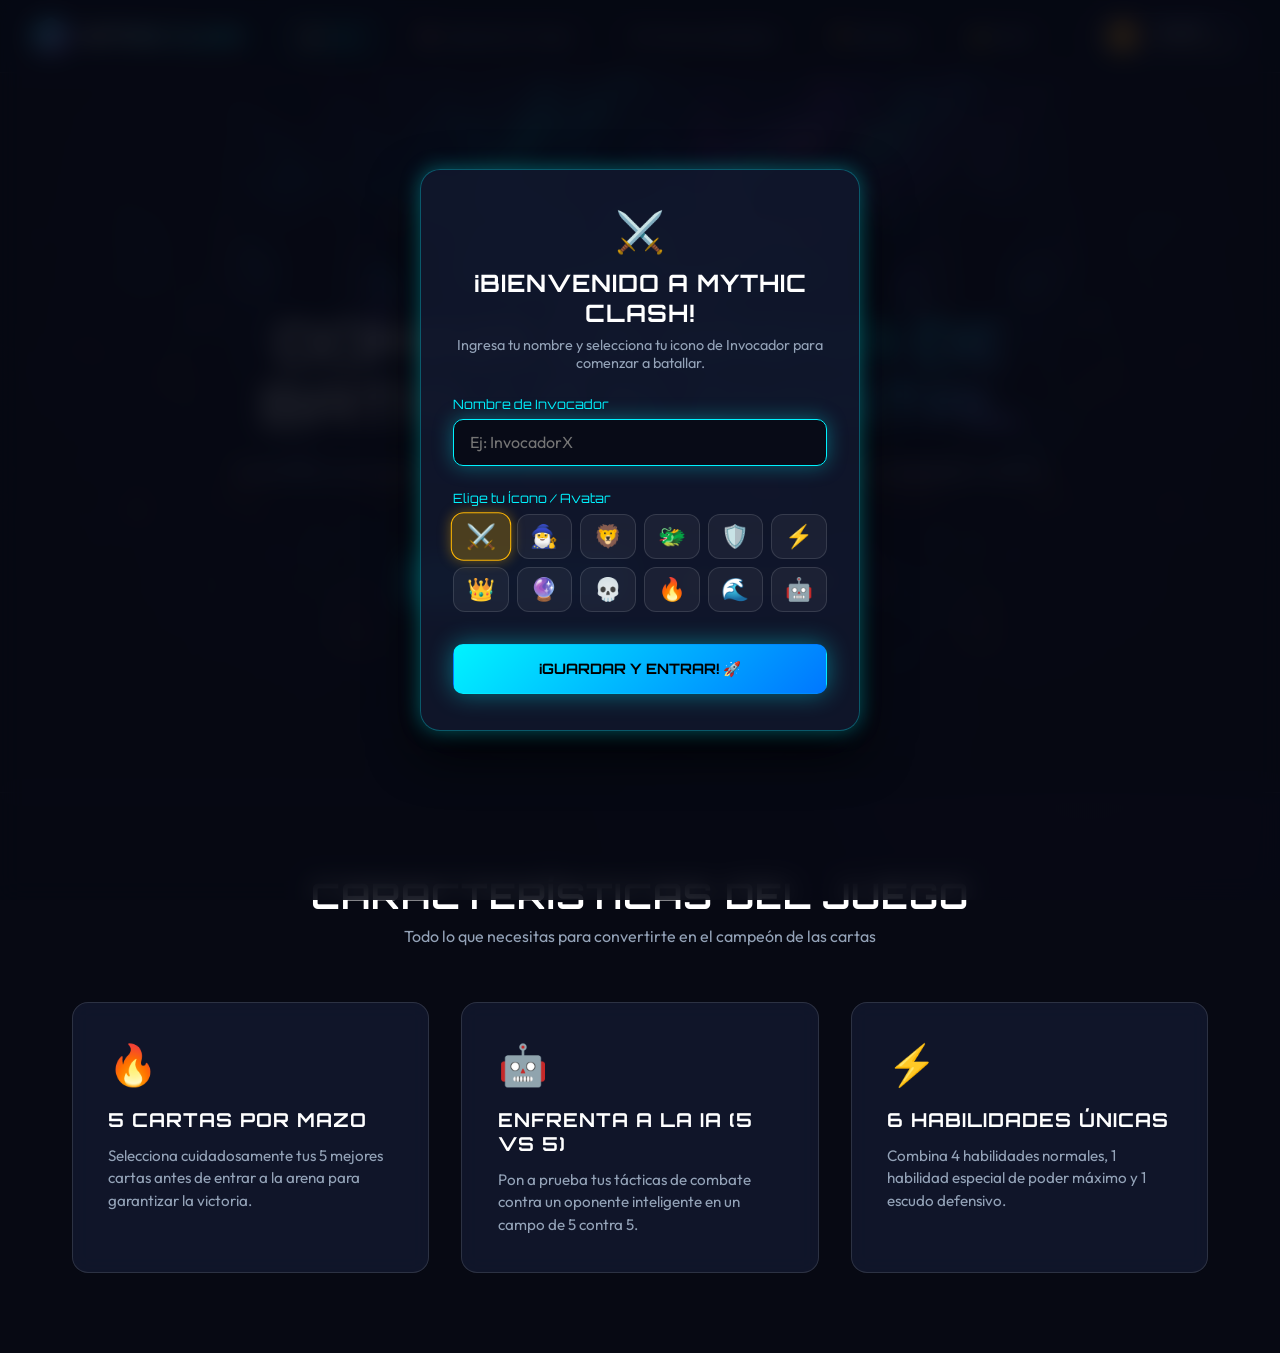
<file: index.html>
<!DOCTYPE html>
<html lang="es">
<head>
  <meta charset="UTF-8">
  <meta name="viewport" content="width=device-width, initial-scale=1.0">
  <title>Mythic Clash - Página Principal</title>
  <meta name="description" content="Juego de estrategia y batalla de cartas épico. Construye tu mazo de 5 cartas y enfrenta a la IA en la arena.">
  <link rel="stylesheet" href="css/style.css">
</head>
<body>

  <!-- HEADER & NAVEGACIÓN PRINCIPAL -->
  <header class="main-header">
    <a href="index.html" class="brand-logo">
      <div class="brand-icon">⚔️</div>
      <span class="brand-name">MYTHIC CLASH</span>
    </a>

    <nav>
      <ul class="nav-menu">
        <li><a href="index.html" class="nav-link active">🏠 Inicio</a></li>
        <li><a href="pages/collection.html" class="nav-link">🎴 Colección & Mazo</a></li>
        <li><a href="pages/battle.html" class="nav-link">⚔️ Arena de Batalla</a></li>
        <li><a href="pages/ranking.html" class="nav-link">🏆 Ranking</a></li>
        <li><a href="pages/login.html" class="nav-link">🔐 Perfil</a></li>
      </ul>
    </nav>

    <div class="user-status-pill" id="header-user-pill" title="Haz clic para cambiar tu nombre de jugador">
      <div class="user-avatar" id="header-user-avatar">J</div>
      <div class="user-info">
        <span class="user-name" id="header-user-name">Jugador</span>
        <span class="user-rank">Invocador Místico</span>
      </div>
    </div>
  </header>

  <!-- PÁGINA PRINCIPAL (HOME) -->
  <main class="page-view active">
    <!-- Hero Banner -->
    <section class="hero-section">
      <div class="hero-overlay"></div>
      <div class="hero-content">
        <span class="hero-tag">NUEVA TEMPORADA DE BATALLAS</span>
        <h1 class="hero-title">Domina la Arena de Batalla Elemental</h1>
        <p class="hero-subtitle">
          Colecciona cartas legendarias, diseña tu mazo perfecto de 5 cartas y desata habilidades místicas para derrotar a la IA en duelos estratégicos.
        </p>
        <div class="hero-cta-group">
          <a href="pages/battle.html" class="btn btn-primary">¡JUGAR AHORA! ⚔️</a>
          <a href="pages/collection.html" class="btn btn-secondary">VER COLECCIÓN 🎴</a>
        </div>
      </div>
    </section>

    <!-- Características Destacadas -->
    <section class="features-section">
      <div class="section-header">
        <h2 class="section-title">Características del Juego</h2>
        <p class="section-subtitle">Todo lo que necesitas para convertirte en el campeón de las cartas</p>
      </div>

      <div class="features-grid">
        <div class="feature-card">
          <div class="feature-icon">🔥</div>
          <h3>5 Cartas por Mazo</h3>
          <p>Selecciona cuidadosamente tus 5 mejores cartas antes de entrar a la arena para garantizar la victoria.</p>
        </div>
        <div class="feature-card">
          <div class="feature-icon">🤖</div>
          <h3>Enfrenta a la IA (5 vs 5)</h3>
          <p>Pon a prueba tus tácticas de combate contra un oponente inteligente en un campo de 5 contra 5.</p>
        </div>
        <div class="feature-card">
          <div class="feature-icon">⚡</div>
          <h3>6 Habilidades Únicas</h3>
          <p>Combina 4 habilidades normales, 1 habilidad especial de poder máximo y 1 escudo defensivo.</p>
        </div>
      </div>
    </section>
  </main>

  <script type="module" src="js/app.js"></script>
</body>
</html>
</file>
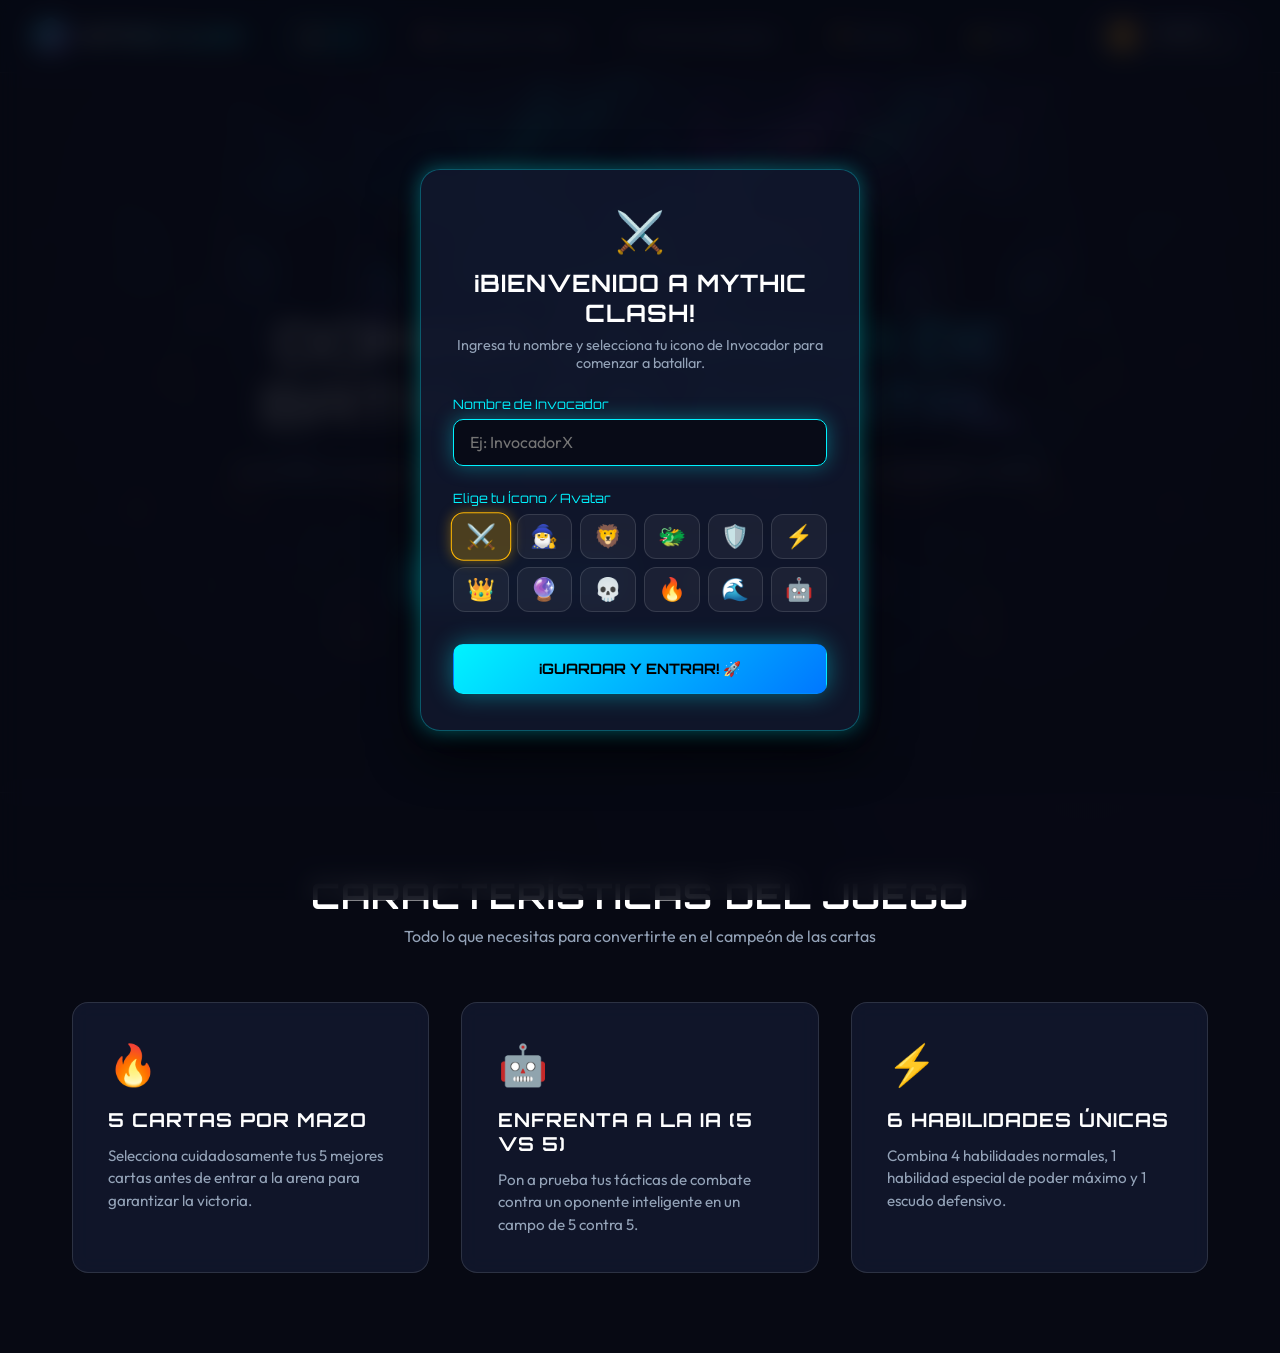
<file: pages/battle.html>
<!DOCTYPE html>
<html lang="es">
<head>
  <meta charset="UTF-8">
  <meta name="viewport" content="width=device-width, initial-scale=1.0">
  <title>Mythic Clash - Arena de Batalla (1vs1 & 5vs5)</title>
  <meta name="description" content="Enfrentamiento de cartas 1 vs 1 con habilidades místicas y tablero de cartas completo 5 vs 5.">
  <link rel="stylesheet" href="../css/style.css">
</head>
<body>

  <!-- HEADER & NAVEGACIÓN PRINCIPAL -->
  <header class="main-header">
    <a href="../index.html" class="brand-logo">
      <div class="brand-icon">⚔️</div>
      <span class="brand-name">MYTHIC CLASH</span>
    </a>

    <nav>
      <ul class="nav-menu">
        <li><a href="../index.html" class="nav-link">🏠 Inicio</a></li>
        <li><a href="collection.html" class="nav-link">🎴 Colección & Mazo</a></li>
        <li><a href="battle.html" class="nav-link active">⚔️ Arena de Batalla</a></li>
        <li><a href="ranking.html" class="nav-link">🏆 Ranking</a></li>
        <li><a href="login.html" class="nav-link">🔐 Perfil</a></li>
      </ul>
    </nav>

    <div class="user-status-pill" id="header-user-pill" title="Haz clic para cambiar tu nombre de jugador">
      <div class="user-avatar" id="header-user-avatar">J</div>
      <div class="user-info">
        <span class="user-name" id="header-user-name">Jugador</span>
        <span class="user-rank">Invocador Místico</span>
      </div>
    </div>
  </header>

  <!-- PÁGINA DE BATALLA (ARENA CON ENFRENTAMIENTO 1VS1 + HABILIDADES + TABLERO 5VS5 COMPLETO) -->
  <main class="page-view active">
    <div class="arena-view-container">

      <!-- HUD Superior: Oponente (IA General) -->
      <div class="hud-panel opponent-hud">
        <div class="combatant-info">
          <div class="combatant-avatar opponent-avatar">🤖</div>
          <div>
            <div class="user-name">Comandante IA</div>
            <div class="user-rank" style="color: var(--neon-crimson);">Nivel 10 • IA Estratégica</div>
          </div>
        </div>

        <div class="hp-bar-container">
          <div class="hp-bar-label">
            <span>VIDA TOTAL IA</span>
            <span id="ai-hp-text">1000 / 1000</span>
          </div>
          <div class="hp-bar-track">
            <div class="hp-bar-fill" id="ai-hp-bar" style="width: 100%;"></div>
          </div>
        </div>
      </div>

      <!-- SECCIÓN 1: ENFRENTAMIENTO DIRECTO 1 VS 1 (Cartas Grandes en Batalla) -->
      <section class="clash-stage-1vs1">
        
        <!-- Carta Grande Activa del Jugador (IZQUIERDA - Contenedor Azul) -->
        <div class="active-clash-card player-side">
          <span class="clash-side-badge">🔵 TU CARTA (ALIADO)</span>

          <div class="card-clash-slot">
            <div class="card-item" data-rarity="legendary" id="player-active-card">
              <div class="card-header-bar">
                <span class="card-mana-badge">5</span>
                <span class="card-name-title">Dragón Infernal</span>
                <span class="card-element-tag">🔥</span>
              </div>
              <div class="card-image-wrapper">
                <img src="../assets/images/dragon.jpg" alt="Tu Carta en combate">
              </div>
              <div class="card-body-details" style="padding: 0.4rem;">
                <div class="card-stats-footer">
                  <span class="stat-badge hp">❤️ 1200</span>
                  <span class="stat-badge damage">💥 220</span>
                </div>
              </div>
            </div>
          </div>
          <!-- Barra de Vida Individual de la Carta del Jugador -->
          <div class="card-clash-hp">
            <div class="card-clash-hp-text">
              <span>VIDA TU CARTA</span>
              <span id="player-card-hp-val">1200 / 1200</span>
            </div>
            <div class="card-clash-hp-bar">
              <div class="card-clash-hp-fill" id="player-card-hp-fill" style="width: 100%;"></div>
            </div>
          </div>
        </div>

        <!-- Zona Central de Choque VS -->
        <div class="arena-clash-center">
          <div class="vs-badge-glow">VS</div>
          <div class="turn-banner" id="turn-indicator">RONDA 1 • TU TURNO</div>
          <div class="battle-log-ticker" id="battle-log">
            ⚔️ ¡Enfrentamiento activo! Selecciona tu habilidad para atacar a la carta de la IA.
          </div>
          <button class="btn-end-turn" id="btn-end-turn">FINALIZAR TURNO ⌛</button>
        </div>

        <!-- Carta Grande Activa de la IA (DERECHA - Contenedor Rojo) -->
        <div class="active-clash-card ai-side">
          <span class="clash-side-badge">🔴 CARTA IA (ENEMIGO)</span>

          <div class="card-clash-slot">
            <div class="card-item" data-rarity="rare" id="ai-active-card">
              <div class="card-header-bar">
                <span class="card-mana-badge">4</span>
                <span class="card-name-title">Mago de Hielo</span>
                <span class="card-element-tag">❄️</span>
              </div>
              <div class="card-image-wrapper">
                <img src="../assets/images/frost_mage.jpg" alt="Carta IA en combate">
              </div>
              <div class="card-body-details" style="padding: 0.4rem;">
                <div class="card-stats-footer">
                  <span class="stat-badge hp">❤️ 950</span>
                  <span class="stat-badge damage">💥 160</span>
                </div>
              </div>
            </div>
          </div>
          <!-- Barra de Vida Individual de la Carta de la IA -->
          <div class="card-clash-hp">
            <div class="card-clash-hp-text">
              <span>VIDA CARTA IA</span>
              <span id="ai-card-hp-val">950 / 950</span>
            </div>
            <div class="card-clash-hp-bar">
              <div class="card-clash-hp-fill ai" id="ai-card-hp-fill" style="width: 100%;"></div>
            </div>
          </div>
        </div>

      </section>

      <!-- SECCIÓN 2: PANEL DE HABILIDADES DE COMBATE (Ubicado justo debajo de las cartas 1vs1) -->
      <section class="skills-control-panel">
        <div class="skills-panel-header">
          <span class="skills-panel-title">⚡ Habilidades de Combate (4 Normales • 1 Especial • 1 Escudo)</span>
        </div>

        <div class="skills-grid" id="skills-container">
          
          <!-- Habilidad Normal 1 -->
          <button class="skill-btn skill-normal" id="skill-attack-basic" data-skill-type="normal" data-mana="1">
            <span class="skill-cost-badge">1</span>
            <div class="skill-icon">⚔️</div>
            <span class="skill-name">Ataque Básico</span>
          </button>

          <!-- Habilidad Normal 2 -->
          <button class="skill-btn skill-normal" id="skill-attack-elemental" data-skill-type="normal" data-mana="2">
            <span class="skill-cost-badge">2</span>
            <div class="skill-icon">🔥</div>
            <span class="skill-name">Ataque Elemental</span>
          </button>

          <!-- Habilidad Normal 3 -->
          <button class="skill-btn skill-normal" id="skill-critical" data-skill-type="normal" data-mana="3">
            <span class="skill-cost-badge">3</span>
            <div class="skill-icon">💥</div>
            <span class="skill-name">Golpe Crítico</span>
          </button>

          <!-- Habilidad Normal 4 -->
          <button class="skill-btn skill-normal" id="skill-speed-burst" data-skill-type="normal" data-mana="2">
            <span class="skill-cost-badge">2</span>
            <div class="skill-icon">⚡</div>
            <span class="skill-name">Ráfaga Veloz</span>
          </button>

          <!-- 1 Habilidad Especial (Ulti) -->
          <button class="skill-btn skill-special" id="skill-ultimate" data-skill-type="special" data-mana="5">
            <span class="skill-cost-badge">5</span>
            <div class="skill-icon">🔮</div>
            <span class="skill-name">Tormenta Mística</span>
          </button>

          <!-- 1 Habilidad de Escudo -->
          <button class="skill-btn skill-shield" id="skill-shield" data-skill-type="shield" data-mana="2">
            <span class="skill-cost-badge">2</span>
            <div class="skill-icon">🛡️</div>
            <span class="skill-name">Escudo Rúnico</span>
          </button>

        </div>
      </section>

      <!-- SECCIÓN 3: TABLERO 5 VS 5 CON CARTAS COMPLETAS (Muestra la Imagen y Formato de Carta) -->
      <section class="full-board-section">
        <div class="full-board-header">
          <span class="full-board-title">🎴 Tablero de Enfrentamiento (5vs5) • Cartas en Juego</span>
        </div>

        <!-- Bloque de Cartas del Oponente (IA) -->
        <div class="team-cards-block">
          <span class="team-title-tag ai">🔴 CARTAS DEL OPONENTE (IA):</span>
          <div class="cards-5vs5-grid ai-cards-grid" id="ai-full-board">
            
            <!-- Carta IA 1 en juego -->
            <div class="card-item" data-rarity="rare" id="ai-card-1">
              <div class="card-header-bar">
                <span class="card-mana-badge">4</span>
                <span class="card-name-title">Mago Hielo</span>
                <span class="card-element-tag">❄️</span>
              </div>
              <div class="card-image-wrapper">
                <img src="../assets/images/frost_mage.jpg" alt="Carta IA 1">
              </div>
              <div class="card-body-details" style="padding: 0.4rem;">
                <div class="card-stats-footer">
                  <span class="stat-badge hp">❤️ 950</span>
                  <span class="stat-badge damage">💥 160</span>
                </div>
              </div>
            </div>

            <!-- Slot IA 2 Placeholder -->
            <div class="board-card-slot empty" id="ai-card-2">
              <div class="slot-icon">🤖</div>
              <div class="slot-number">SLOT IA 2</div>
            </div>

            <!-- Slot IA 3 Placeholder -->
            <div class="board-card-slot empty" id="ai-card-3">
              <div class="slot-icon">🤖</div>
              <div class="slot-number">SLOT IA 3</div>
            </div>

            <!-- Slot IA 4 Placeholder -->
            <div class="board-card-slot empty" id="ai-card-4">
              <div class="slot-icon">🤖</div>
              <div class="slot-number">SLOT IA 4</div>
            </div>

            <!-- Slot IA 5 Placeholder -->
            <div class="board-card-slot empty" id="ai-card-5">
              <div class="slot-icon">🤖</div>
              <div class="slot-number">SLOT IA 5</div>
            </div>

          </div>
        </div>

        <!-- Bloque de Cartas del Jugador (Tú) -->
        <div class="team-cards-block">
          <span class="team-title-tag player">🔵 TUS CARTAS (JUGADOR):</span>
          <div class="cards-5vs5-grid player-cards-grid" id="player-full-board">
            
            <!-- Carta Jugador 1 en juego -->
            <div class="card-item" data-rarity="legendary" id="player-card-1">
              <div class="card-header-bar">
                <span class="card-mana-badge">5</span>
                <span class="card-name-title">Dragón Infernal</span>
                <span class="card-element-tag">🔥</span>
              </div>
              <div class="card-image-wrapper">
                <img src="../assets/images/dragon.jpg" alt="Tu Carta 1">
              </div>
              <div class="card-body-details" style="padding: 0.4rem;">
                <div class="card-stats-footer">
                  <span class="stat-badge hp">❤️ 1200</span>
                  <span class="stat-badge damage">💥 220</span>
                </div>
              </div>
            </div>

            <!-- Carta Jugador 2 en juego -->
            <div class="card-item" data-rarity="epic" id="player-card-2">
              <div class="card-header-bar">
                <span class="card-mana-badge">3</span>
                <span class="card-name-title">Asesino</span>
                <span class="card-element-tag">🔮</span>
              </div>
              <div class="card-image-wrapper">
                <img src="../assets/images/shadow_assassin.jpg" alt="Tu Carta 2">
              </div>
              <div class="card-body-details" style="padding: 0.4rem;">
                <div class="card-stats-footer">
                  <span class="stat-badge hp">❤️ 800</span>
                  <span class="stat-badge damage">💥 210</span>
                </div>
              </div>
            </div>

            <!-- Carta Jugador 3 en juego -->
            <div class="card-item" data-rarity="rare" id="player-card-3">
              <div class="card-header-bar">
                <span class="card-mana-badge">3</span>
                <span class="card-name-title">Golem Cristal</span>
                <span class="card-element-tag">🌿</span>
              </div>
              <div class="card-image-wrapper">
                <img src="../assets/images/golem.jpg" alt="Tu Carta 3">
              </div>
              <div class="card-body-details" style="padding: 0.4rem;">
                <div class="card-stats-footer">
                  <span class="stat-badge hp">❤️ 1400</span>
                  <span class="stat-badge damage">💥 120</span>
                </div>
              </div>
            </div>

            <!-- Slot Jugador 4 Placeholder -->
            <div class="board-card-slot empty" id="player-card-4">
              <div class="slot-icon">🎮</div>
              <div class="slot-number">TU SLOT 4</div>
            </div>

            <!-- Slot Jugador 5 Placeholder -->
            <div class="board-card-slot empty" id="player-card-5">
              <div class="slot-icon">🎮</div>
              <div class="slot-number">TU SLOT 5</div>
            </div>

          </div>
        </div>

      </section>

      <!-- HUD Inferior: Jugador (General) -->
      <div class="hud-panel player-hud">
        <div class="combatant-info">
          <div class="combatant-avatar" id="battle-player-avatar">⚔️</div>
          <div>
            <div class="user-name" id="battle-player-name">Jugador (Tú)</div>
            <div class="user-rank" style="color: var(--neon-cyan);">Nivel 5 • Mazo Listo</div>
          </div>
        </div>

        <div class="hp-bar-container">
          <div class="hp-bar-label">
            <span>TU VIDA TOTAL</span>
            <span id="player-hp-text">1200 / 1200</span>
          </div>
          <div class="hp-bar-track">
            <div class="hp-bar-fill player-hp-fill" id="player-hp-bar" style="width: 100%;"></div>
          </div>
        </div>

        <!-- Indicador de Maná -->
        <div class="form-group" style="align-items: flex-end;">
          <span style="font-size: 0.75rem; font-family: var(--font-heading); color: var(--neon-cyan);">MANÁ <span id="mana-text">5/5</span></span>
          <div class="mana-crystals-group" id="mana-crystals-container">
            <div class="mana-crystal"></div>
            <div class="mana-crystal"></div>
            <div class="mana-crystal"></div>
            <div class="mana-crystal"></div>
            <div class="mana-crystal"></div>
          </div>
        </div>
      </div>

    </div>
  </main>

  <!-- Modal de Fin de Juego (Victoria / Derrota) -->
  <div class="game-over-modal-overlay" id="game-over-modal" style="display: none;">
    <div class="game-over-card">
      <div class="modal-badge" id="modal-result-badge">🏆 ¡VICTORIA!</div>
      <h2 id="modal-title">¡Has conquistado la Arena!</h2>
      <p id="modal-desc">Has derrotado a las 5 cartas de la IA Comandante.</p>
      
      <div class="modal-stats-summary">
        <div class="summary-item">
          <span>Tus cartas restantes:</span>
          <strong id="modal-cards-left">0 / 5</strong>
        </div>
      </div>

      <div class="modal-actions">
        <button class="btn btn-primary" id="btn-restart-battle">JUGAR DE NUEVO ⚔️</button>
        <a href="collection.html" class="btn btn-secondary">VOLVER A COLECCIÓN 🎴</a>
      </div>
    </div>
  </div>

  <script type="module" src="../js/app.js"></script>
</body>
</html>
</file>
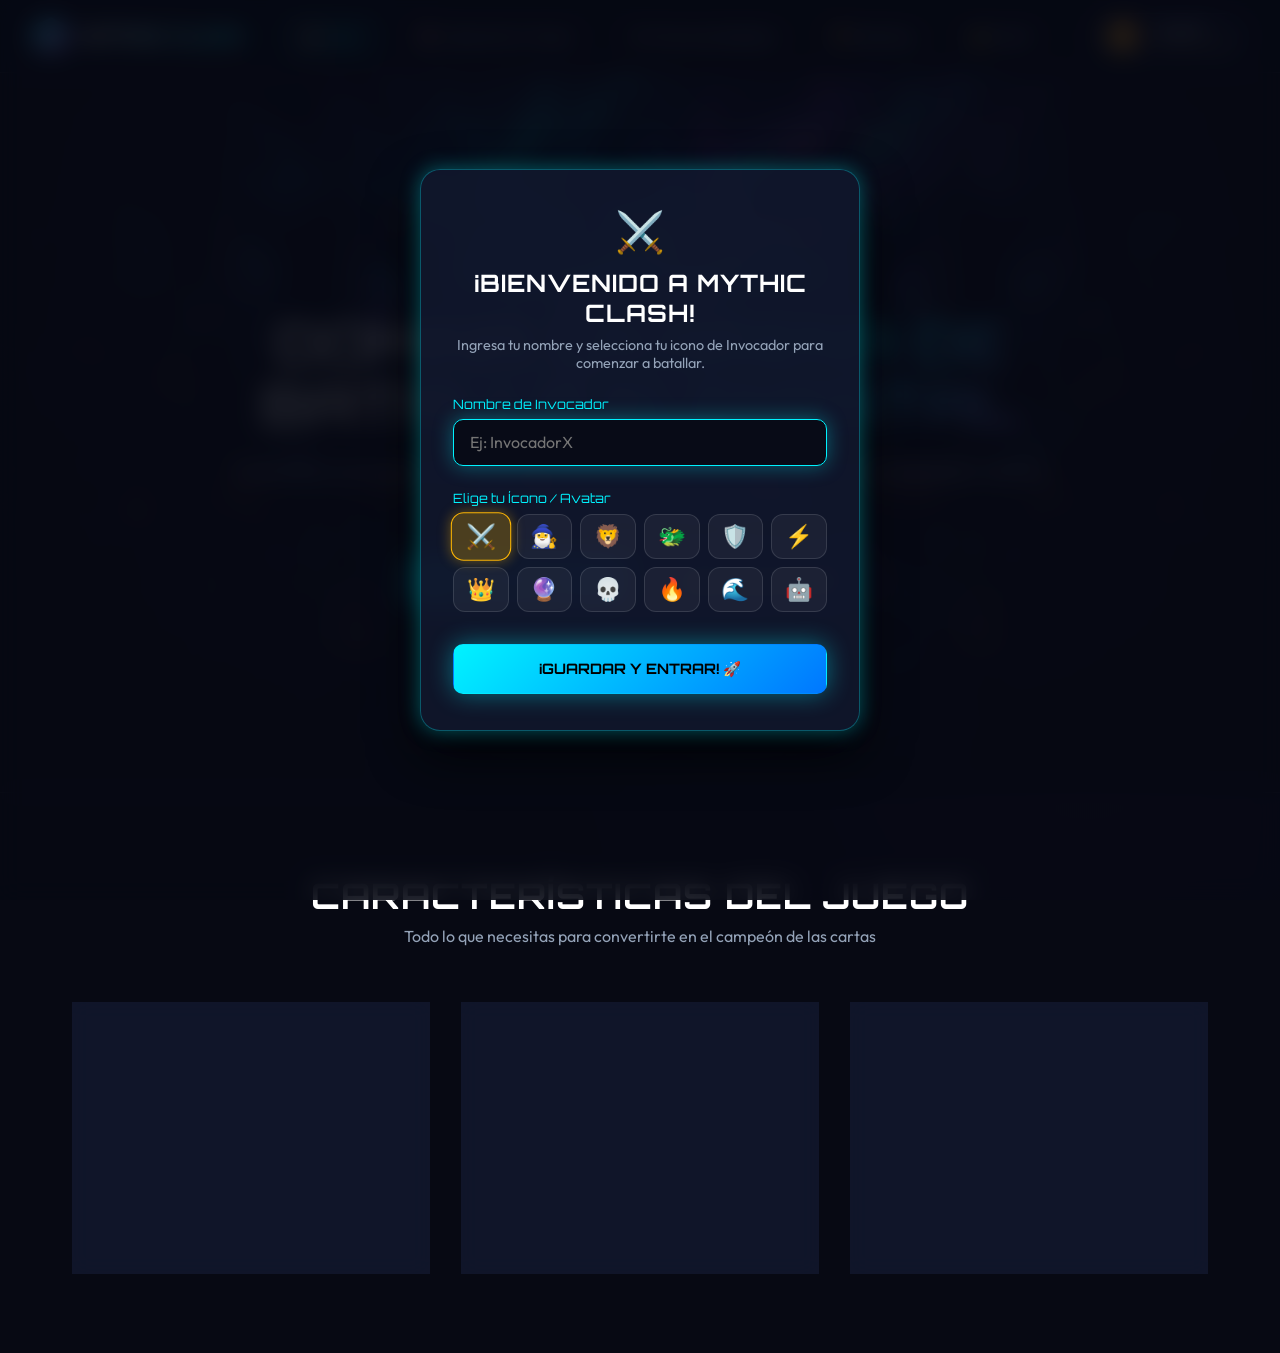
<file: pages/collection.html>
<!DOCTYPE html>
<html lang="es">
<head>
  <meta charset="UTF-8">
  <meta name="viewport" content="width=device-width, initial-scale=1.0">
  <title>Mythic Clash - Colección y Mazo</title>
  <meta name="description" content="Selecciona tus 5 cartas para construir tu mazo de batalla.">
  <link rel="stylesheet" href="../css/style.css">
</head>
<body>

  <!-- HEADER & NAVEGACIÓN PRINCIPAL -->
  <header class="main-header">
    <a href="../index.html" class="brand-logo">
      <div class="brand-icon">⚔️</div>
      <span class="brand-name">MYTHIC CLASH</span>
    </a>

    <nav>
      <ul class="nav-menu">
        <li><a href="../index.html" class="nav-link">🏠 Inicio</a></li>
        <li><a href="collection.html" class="nav-link active">🎴 Colección & Mazo</a></li>
        <li><a href="battle.html" class="nav-link">⚔️ Arena de Batalla</a></li>
        <li><a href="ranking.html" class="nav-link">🏆 Ranking</a></li>
        <li><a href="login.html" class="nav-link">🔐 Perfil</a></li>
      </ul>
    </nav>

    <div class="user-status-pill" id="header-user-pill" title="Haz clic para cambiar tu nombre de jugador">
      <div class="user-avatar" id="header-user-avatar">J</div>
      <div class="user-info">
        <span class="user-name" id="header-user-name">Jugador</span>
        <span class="user-rank">Invocador Místico</span>
      </div>
    </div>
  </header>

  <!-- PÁGINA DE COLECCIÓN Y SELECTOR DE MAZO DE 5 CARTAS -->
  <main class="page-view active">
    <div class="collection-container">
      
      <!-- Zona Superior: Selector de Mazo (5 Slots Vacíos para renderizar con JS) -->
      <section class="deck-builder-section" id="deck-builder">
        <div class="deck-header">
          <div class="deck-title-group">
            <h2>Mazo Seleccionado</h2>
            <span class="deck-count-badge" id="deck-counter">0 / 5 Cartas</span>
          </div>
          <div class="deck-stats">
            <div class="stat-item">Mana Prom: <span id="stat-mana">0.0</span></div>
            <div class="stat-item">Daño Total: <span id="stat-damage">0</span></div>
            <button class="btn btn-primary" id="btn-start-battle" disabled style="opacity: 0.5; cursor: not-allowed;">¡INICIAR BATALLA! ⚔️</button>
          </div>
        </div>

        <!-- 5 Espacios / Slots Vacíos para las cartas seleccionadas -->
        <div class="deck-slots-grid" id="deck-slots-container">
          <div class="deck-slot empty" id="deck-slot-1" data-slot="1">
            <div class="slot-icon">➕</div>
            <div class="slot-number">SLOT 1</div>
            <span style="font-size: 0.7rem; color: #94a3b8; margin-top: 0.2rem;">Vacío</span>
          </div>

          <div class="deck-slot empty" id="deck-slot-2" data-slot="2">
            <div class="slot-icon">➕</div>
            <div class="slot-number">SLOT 2</div>
            <span style="font-size: 0.7rem; color: #94a3b8; margin-top: 0.2rem;">Vacío</span>
          </div>

          <div class="deck-slot empty" id="deck-slot-3" data-slot="3">
            <div class="slot-icon">➕</div>
            <div class="slot-number">SLOT 3</div>
            <span style="font-size: 0.7rem; color: #94a3b8; margin-top: 0.2rem;">Vacío</span>
          </div>

          <div class="deck-slot empty" id="deck-slot-4" data-slot="4">
            <div class="slot-icon">➕</div>
            <div class="slot-number">SLOT 4</div>
            <span style="font-size: 0.7rem; color: #94a3b8; margin-top: 0.2rem;">Vacío</span>
          </div>

          <div class="deck-slot empty" id="deck-slot-5" data-slot="5">
            <div class="slot-icon">➕</div>
            <div class="slot-number">SLOT 5</div>
            <span style="font-size: 0.7rem; color: #94a3b8; margin-top: 0.2rem;">Vacío</span>
          </div>
        </div>
      </section>

      <!-- Barra de Búsqueda y Filtros de la Colección -->
      <section class="filter-bar">
        <div class="search-input-box">
          <span class="search-icon">🔍</span>
          <input type="text" id="card-search-input" placeholder="Buscar por nombre de carta...">
        </div>
        <div class="element-filter-pills">
          <button class="filter-pill active" data-filter="all">Todos</button>
          <button class="filter-pill" data-filter="fire">🔥 Fuego</button>
          <button class="filter-pill" data-filter="water">❄️ Agua</button>
          <button class="filter-pill" data-filter="earth">🌿 Tierra</button>
          <button class="filter-pill" data-filter="dark">🔮 Oscuridad</button>
        </div>
      </section>

      <!-- Grilla de la Colección General de Cartas Disponibles (Renderizado dinámicamente con JS) -->
      <section class="cards-collection-grid" id="collection-grid">
      </section>

    </div>
  </main>

  <script type="module" src="../js/app.js"></script>
</body>
</html>
</file>
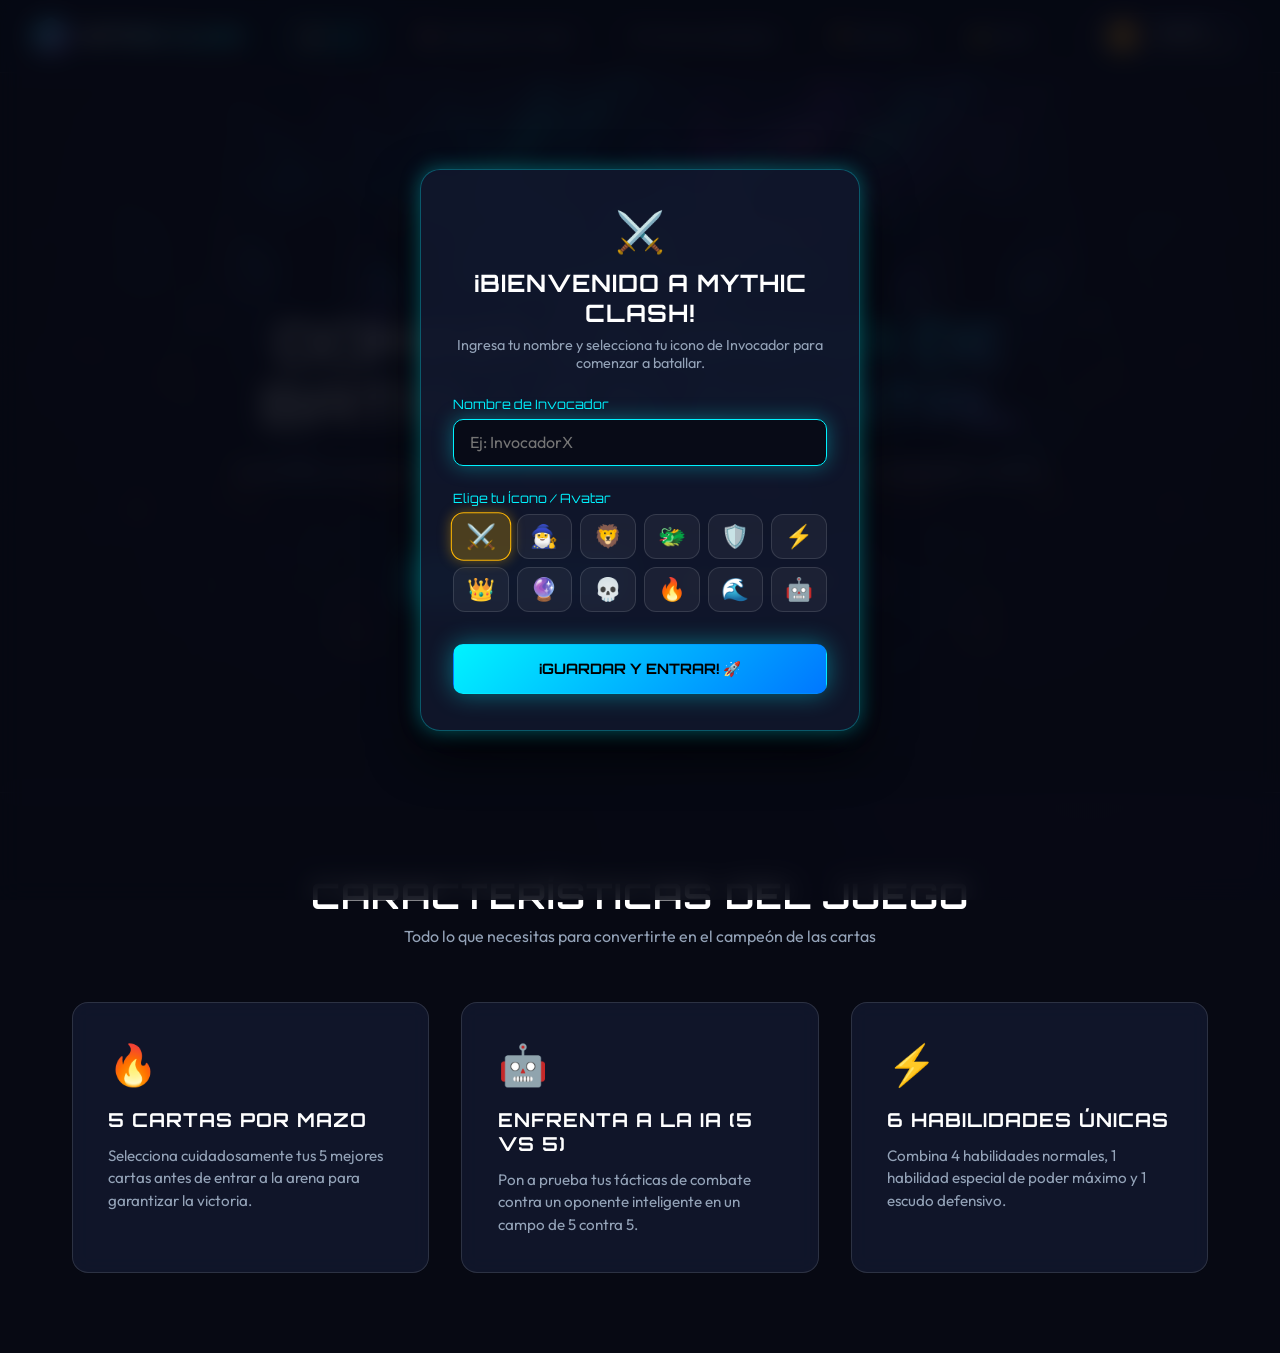
<file: pages/login.html>
<!DOCTYPE html>
<html lang="es">
<head>
  <meta charset="UTF-8">
  <meta name="viewport" content="width=device-width, initial-scale=1.0">
  <title>Mythic Clash - Perfil de Jugador</title>
  <meta name="description" content="Configura tu perfil e identifícate como Invocador en Mythic Clash.">
  <link rel="stylesheet" href="../css/style.css">
</head>
<body>

  <!-- HEADER & NAVEGACIÓN PRINCIPAL -->
  <header class="main-header">
    <a href="../index.html" class="brand-logo">
      <div class="brand-icon">⚔️</div>
      <span class="brand-name">MYTHIC CLASH</span>
    </a>

    <nav>
      <ul class="nav-menu">
        <li><a href="../index.html" class="nav-link">🏠 Inicio</a></li>
        <li><a href="collection.html" class="nav-link">🎴 Colección & Mazo</a></li>
        <li><a href="battle.html" class="nav-link">⚔️ Arena de Batalla</a></li>
        <li><a href="ranking.html" class="nav-link">🏆 Ranking</a></li>
        <li><a href="login.html" class="nav-link active">🔐 Perfil</a></li>
      </ul>
    </nav>

    <div class="user-status-pill" id="header-user-pill" title="Haz clic para cambiar tu nombre de jugador">
      <div class="user-avatar" id="header-user-avatar">J</div>
      <div class="user-info">
        <span class="user-name" id="header-user-name">Jugador</span>
        <span class="user-rank">Invocador Místico</span>
      </div>
    </div>
  </header>

  <!-- PÁGINA DE PERFIL / NOMBRE DE JUGADOR -->
  <main class="page-view active">
    <div class="auth-page-container">
      <div class="auth-card-glass">
        
        <div style="text-align: center; margin-bottom: 1.5rem;">
          <div style="font-size: 2.5rem; margin-bottom: 0.5rem;">👤</div>
          <h2 style="font-size: 1.5rem; color: #fff;">Perfil del Jugador</h2>
          <p style="font-size: 0.85rem; color: #94a3b8;">Establece tu nombre para que aparezca en el ranking y tus victorias contra la máquina.</p>
        </div>

        <form class="auth-form" id="profile-name-form">
          <div class="form-group">
            <label for="profile-username-input">Nombre de Invocador / Jugador</label>
            <input type="text" id="profile-username-input" class="form-input" placeholder="Ingresa tu nombre..." required minlength="2" maxlength="20">
          </div>

          <div class="form-group" style="margin-top: 0.5rem;">
            <label style="display: block; font-size: 0.8rem; color: var(--neon-cyan); font-family: var(--font-heading); margin-bottom: 0.4rem;">Ícono de Invocador</label>
            <div class="avatar-selector-grid" id="profile-avatar-grid"></div>
          </div>

          <div style="margin: 1rem 0; padding: 0.8rem; background: rgba(0, 243, 255, 0.05); border: 1px solid rgba(0, 243, 255, 0.2); border-radius: 10px; font-size: 0.8rem; color: #94a3b8; display: flex; align-items: center; gap: 0.5rem;">
            <span>ℹ️</span>
            <span>Tu nombre e ícono se guardarán en este navegador y se usarán para registrar tus partidas en el Ranking.</span>
          </div>

          <button type="submit" class="auth-submit-btn">GUARDAR PERFIL 🚀</button>
        </form>

        <div style="margin-top: 1.5rem; text-align: center; border-top: 1px solid rgba(255, 255, 255, 0.08); padding-top: 1rem;">
          <a href="ranking.html" style="color: var(--neon-gold); font-family: var(--font-heading); font-size: 0.85rem; text-decoration: none;">🏆 Ver Mi Ranking e Historial de Batallas →</a>
        </div>

      </div>
    </div>
  </main>

  <script type="module" src="../js/app.js"></script>
</body>
</html>
</file>
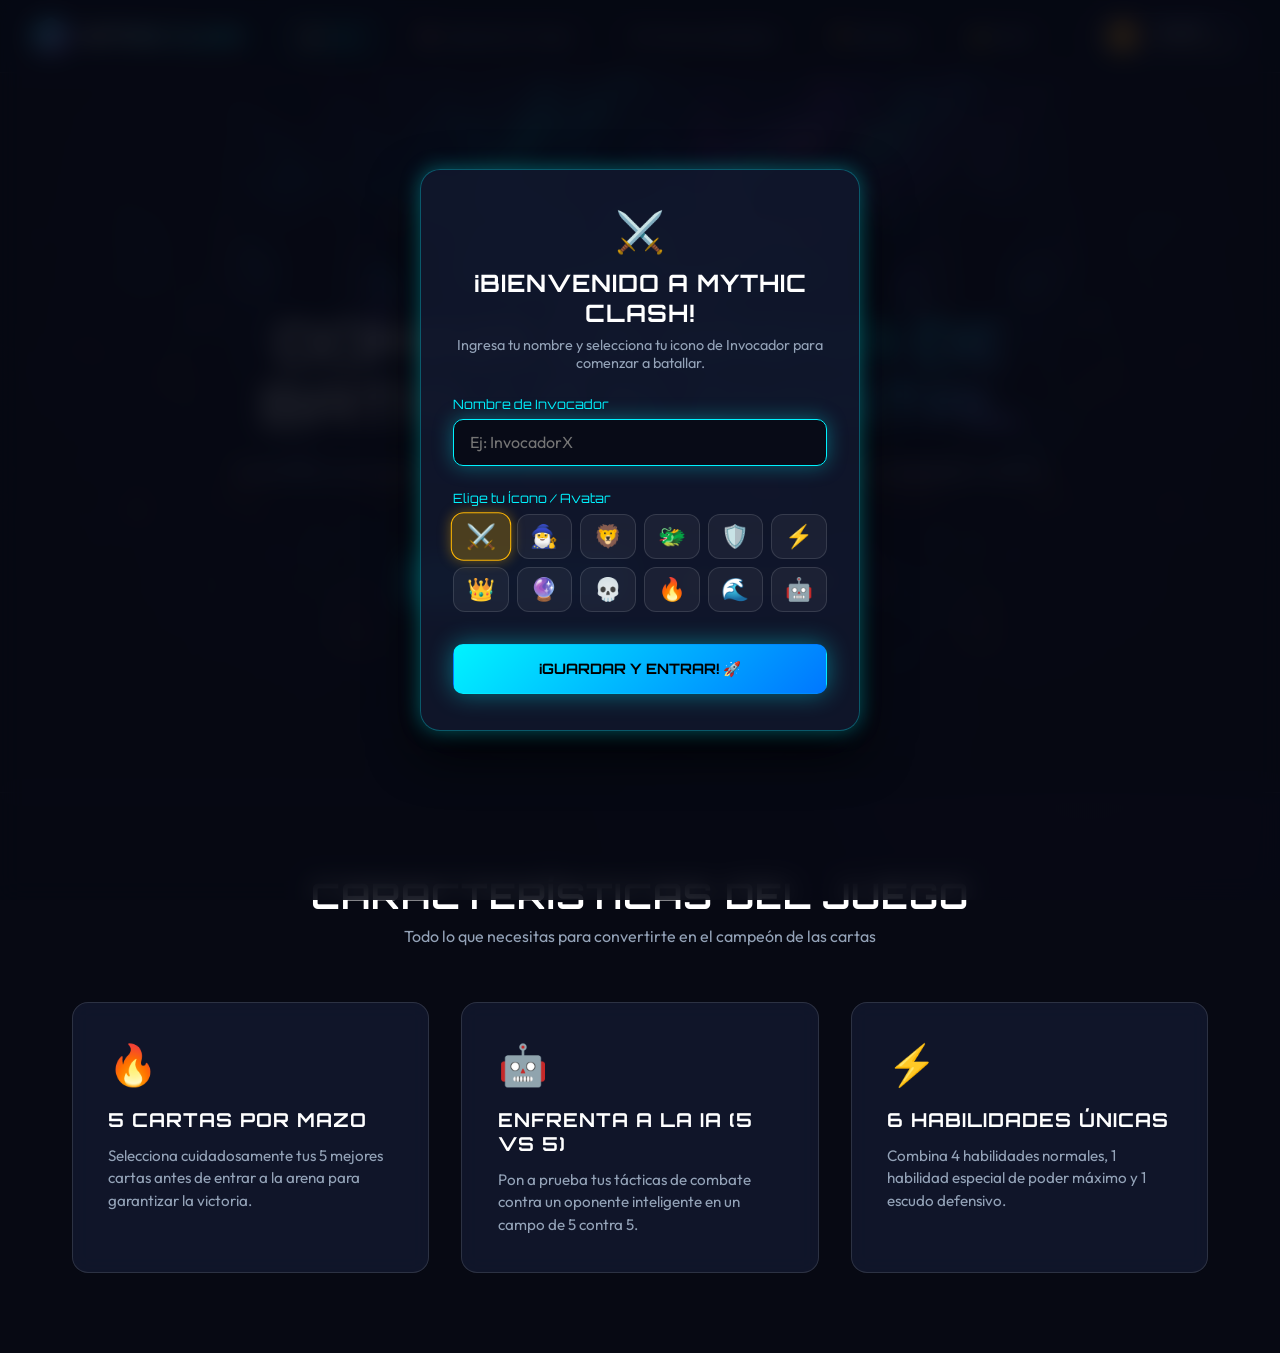
<file: pages/ranking.html>
<!DOCTYPE html>
<html lang="es">
<head>
  <meta charset="UTF-8">
  <meta name="viewport" content="width=device-width, initial-scale=1.0">
  <title>Mythic Clash - Ranking & Historial de Partidas</title>
  <meta name="description" content="Consulta la tabla de clasificación, historial de enfrentamientos contra la IA y mazos utilizados estilo League of Legends.">
  <link rel="stylesheet" href="../css/style.css">
</head>
<body>

  <!-- HEADER & NAVEGACIÓN PRINCIPAL -->
  <header class="main-header">
    <a href="../index.html" class="brand-logo">
      <div class="brand-icon">⚔️</div>
      <span class="brand-name">MYTHIC CLASH</span>
    </a>

    <nav>
      <ul class="nav-menu">
        <li><a href="../index.html" class="nav-link">🏠 Inicio</a></li>
        <li><a href="collection.html" class="nav-link">🎴 Colección & Mazo</a></li>
        <li><a href="battle.html" class="nav-link">⚔️ Arena de Batalla</a></li>
        <li><a href="ranking.html" class="nav-link active">🏆 Ranking</a></li>
        <li><a href="login.html" class="nav-link">🔐 Perfil</a></li>
      </ul>
    </nav>

    <div class="user-status-pill" id="header-user-pill" title="Haz clic para cambiar tu nombre de jugador">
      <div class="user-avatar" id="header-user-avatar">J</div>
      <div class="user-info">
        <span class="user-name" id="header-user-name">Jugador</span>
        <span class="user-rank">Invocador Místico</span>
      </div>
    </div>
  </header>

  <!-- PÁGINA DE RANKING E HISTORIAL DE PARTIDAS -->
  <main class="page-view active">
    <div class="ranking-container">
      
      <!-- Encabezado de la Sección -->
      <section class="ranking-header">
        <h1 class="ranking-title">🏆 Ranking & Historial de Batallas</h1>
        <p class="ranking-subtitle">Revisa el rendimiento de tus partidas, victorias contra la Comandante IA y los mazos utilizados estilo League of Legends.</p>
      </section>

      <!-- Tarjetas de Resumen Estadístico -->
      <section class="stats-overview-grid">
        <div class="stat-overview-card">
          <div class="stat-overview-icon">⚔️</div>
          <div>
            <div class="stat-overview-val" id="stat-total-matches">0</div>
            <div class="stat-overview-label">Partidas Totales</div>
          </div>
        </div>

        <div class="stat-overview-card win">
          <div class="stat-overview-icon">🏆</div>
          <div>
            <div class="stat-overview-val" id="stat-wins-count" style="color: var(--neon-cyan);">0</div>
            <div class="stat-overview-label">Victorias Jugador</div>
          </div>
        </div>

        <div class="stat-overview-card loss">
          <div class="stat-overview-icon">💀</div>
          <div>
            <div class="stat-overview-val" id="stat-losses-count" style="color: var(--neon-crimson);">0</div>
            <div class="stat-overview-label">Victorias Máquina</div>
          </div>
        </div>

        <div class="stat-overview-card ratio">
          <div class="stat-overview-icon">📈</div>
          <div>
            <div class="stat-overview-val" id="stat-winrate" style="color: var(--neon-gold);">0%</div>
            <div class="stat-overview-label">Tasa de Victoria</div>
          </div>
        </div>
      </section>

      <!-- Barra de Filtros del Historial -->
      <section class="history-toolbar">
        <div class="filter-group">
          <button class="filter-pill active" id="filter-all-history" data-ranking-filter="all">Todas</button>
          <button class="filter-pill" id="filter-wins-history" data-ranking-filter="wins">🏆 Victorias</button>
          <button class="filter-pill" id="filter-losses-history" data-ranking-filter="losses">💀 Derrotas</button>
        </div>

        <button class="btn-danger-outline" id="btn-clear-ranking">🗑️ Borrar Historial</button>
      </section>

      <!-- Lista de Partidas Registradas (Renderizado dinámico con JS) -->
      <section class="history-cards-list" id="ranking-cards-container">
        <!-- Renderizado dinámico -->
      </section>

    </div>
  </main>

  <script type="module" src="../js/app.js"></script>
</body>
</html>
</file>
<file: css/style.css>
/* ==========================================================================
   Mythic Clash: Base Design System & Master CSS
   ========================================================================== */

@import url('https://fonts.googleapis.com/css2?family=Orbitron:wght@400;600;800;900&family=Outfit:wght@300;400;500;600;700&family=Rajdhani:wght@500;600;700&display=swap');
@import url('home.css');
@import url('collection.css');
@import url('battle.css');
@import url('login.css');
@import url('ranking.css');

:root {
  /* Dark Cosmic / Fantasy Palette */
  --bg-deep: #070913;
  --bg-surface: #0f1325;
  --bg-card: rgba(18, 24, 46, 0.85);
  --bg-glass: rgba(255, 255, 255, 0.04);
  --border-glass: rgba(255, 255, 255, 0.12);

  /* Neon Elemental Accents */
  --neon-cyan: #00f3ff;
  --neon-blue: #0077ff;
  --neon-purple: #9d4edd;
  --neon-gold: #ffb703;
  --neon-crimson: #ff0055;
  --neon-emerald: #00f5d4;
  --neon-amber: #f77f00;

  /* Rarity Colors */
  --rarity-common: #8d99ae;
  --rarity-rare: #00b4d8;
  --rarity-epic: #9d4edd;
  --rarity-legendary: #ffb703;

  /* Element Colors */
  --element-fire: #ff4d4d;
  --element-water: #00b4d8;
  --element-earth: #2ec4b6;
  --element-air: #e0aaff;
  --element-dark: #7b2cbf;

  /* Typography */
  --font-heading: 'Orbitron', sans-serif;
  --font-body: 'Outfit', sans-serif;
  --font-stats: 'Rajdhani', sans-serif;

  /* Visual Transitions & Shadows */
  --transition-fast: 0.2s cubic-bezier(0.4, 0, 0.2, 1);
  --transition-normal: 0.35s cubic-bezier(0.4, 0, 0.2, 1);
  --glow-cyan: 0 0 20px rgba(0, 243, 255, 0.35);
  --glow-gold: 0 0 20px rgba(255, 183, 3, 0.35);
  --glow-purple: 0 0 20px rgba(157, 78, 221, 0.35);
}

/* Reset & Global Settings */
*, *::before, *::after {
  box-sizing: border-box;
  margin: 0;
  padding: 0;
}

body {
  font-family: var(--font-body);
  background-color: var(--bg-deep);
  color: #e2e8f0;
  min-height: 100vh;
  overflow-x: hidden;
  background-image: 
    radial-gradient(circle at 15% 20%, rgba(0, 243, 255, 0.08) 0%, transparent 40%),
    radial-gradient(circle at 85% 80%, rgba(157, 78, 221, 0.08) 0%, transparent 40%),
    radial-gradient(circle at 50% 50%, rgba(7, 9, 19, 0.9) 0%, #070913 100%);
  background-attachment: fixed;
}

/* Custom Scrollbar */
::-webkit-scrollbar {
  width: 8px;
}
::-webkit-scrollbar-track {
  background: var(--bg-deep);
}
::-webkit-scrollbar-thumb {
  background: rgba(0, 243, 255, 0.25);
  border-radius: 4px;
}
::-webkit-scrollbar-thumb:hover {
  background: var(--neon-cyan);
}

/* Typography Utility */
h1, h2, h3, h4, .brand-title {
  font-family: var(--font-heading);
  text-transform: uppercase;
  letter-spacing: 1px;
}

/* Header & Global Navigation */
.main-header {
  position: sticky;
  top: 0;
  z-index: 100;
  background: rgba(7, 9, 19, 0.85);
  backdrop-filter: blur(16px);
  border-bottom: 1px solid var(--border-glass);
  padding: 0.8rem 2rem;
  display: flex;
  justify-content: space-between;
  align-items: center;
}

.brand-logo {
  display: flex;
  align-items: center;
  gap: 0.75rem;
  text-decoration: none;
}

.brand-icon {
  width: 38px;
  height: 38px;
  background: linear-gradient(135deg, var(--neon-cyan), var(--neon-purple));
  clip-path: polygon(50% 0%, 100% 25%, 100% 75%, 50% 100%, 0% 75%, 0% 25%);
  display: grid;
  place-items: center;
  font-weight: bold;
  color: #fff;
  box-shadow: var(--glow-cyan);
}

.brand-name {
  font-size: 1.35rem;
  font-weight: 800;
  background: linear-gradient(90deg, #ffffff, var(--neon-cyan));
  -webkit-background-clip: text;
  -webkit-text-fill-color: transparent;
}

.nav-menu {
  display: flex;
  gap: 1.5rem;
  list-style: none;
}

.nav-link {
  color: #94a3b8;
  text-decoration: none;
  font-family: var(--font-heading);
  font-size: 0.85rem;
  font-weight: 600;
  padding: 0.5rem 1rem;
  border-radius: 8px;
  transition: var(--transition-fast);
  display: flex;
  align-items: center;
  gap: 0.5rem;
  cursor: pointer;
  border: 1px solid transparent;
}

.nav-link:hover,
.nav-link.active {
  color: var(--neon-cyan);
  background: rgba(0, 243, 255, 0.06);
  border-color: rgba(0, 243, 255, 0.3);
  box-shadow: 0 0 15px rgba(0, 243, 255, 0.15);
}

.user-status-pill {
  display: flex;
  align-items: center;
  gap: 1rem;
  background: rgba(18, 24, 46, 0.8);
  border: 1px solid var(--border-glass);
  padding: 0.4rem 1rem;
  border-radius: 30px;
  cursor: pointer;
  transition: var(--transition-fast);
}

.user-status-pill:hover {
  border-color: var(--neon-cyan);
  box-shadow: 0 0 15px rgba(0, 243, 255, 0.2);
}

.user-avatar {
  width: 32px;
  height: 32px;
  border-radius: 50%;
  background: linear-gradient(45deg, var(--neon-gold), var(--neon-amber));
  display: grid;
  place-items: center;
  font-weight: bold;
  font-size: 0.85rem;
  color: #000;
}

.user-info {
  display: flex;
  flex-direction: column;
}

.user-name {
  font-size: 0.85rem;
  font-weight: 600;
}

.user-rank {
  font-size: 0.7rem;
  color: var(--neon-gold);
  font-family: var(--font-stats);
}

/* Avatar / Icon Selector Grid */
.avatar-selector-grid {
  display: grid;
  grid-template-columns: repeat(6, 1fr);
  gap: 0.5rem;
  margin-top: 0.5rem;
}

.avatar-option-btn {
  background: rgba(255, 255, 255, 0.05);
  border: 1px solid var(--border-glass);
  border-radius: 12px;
  padding: 0.5rem 0.2rem;
  font-size: 1.4rem;
  cursor: pointer;
  transition: var(--transition-fast);
  display: flex;
  align-items: center;
  justify-content: center;
}

.avatar-option-btn:hover {
  border-color: var(--neon-cyan);
  background: rgba(0, 243, 255, 0.12);
  transform: translateY(-2px);
}

.avatar-option-btn.selected {
  border-color: var(--neon-gold);
  background: rgba(255, 183, 3, 0.25);
  box-shadow: 0 0 12px rgba(255, 183, 3, 0.4);
  transform: scale(1.08);
}

@media (max-width: 480px) {
  .avatar-selector-grid {
    grid-template-columns: repeat(4, 1fr);
  }
}
</file>
